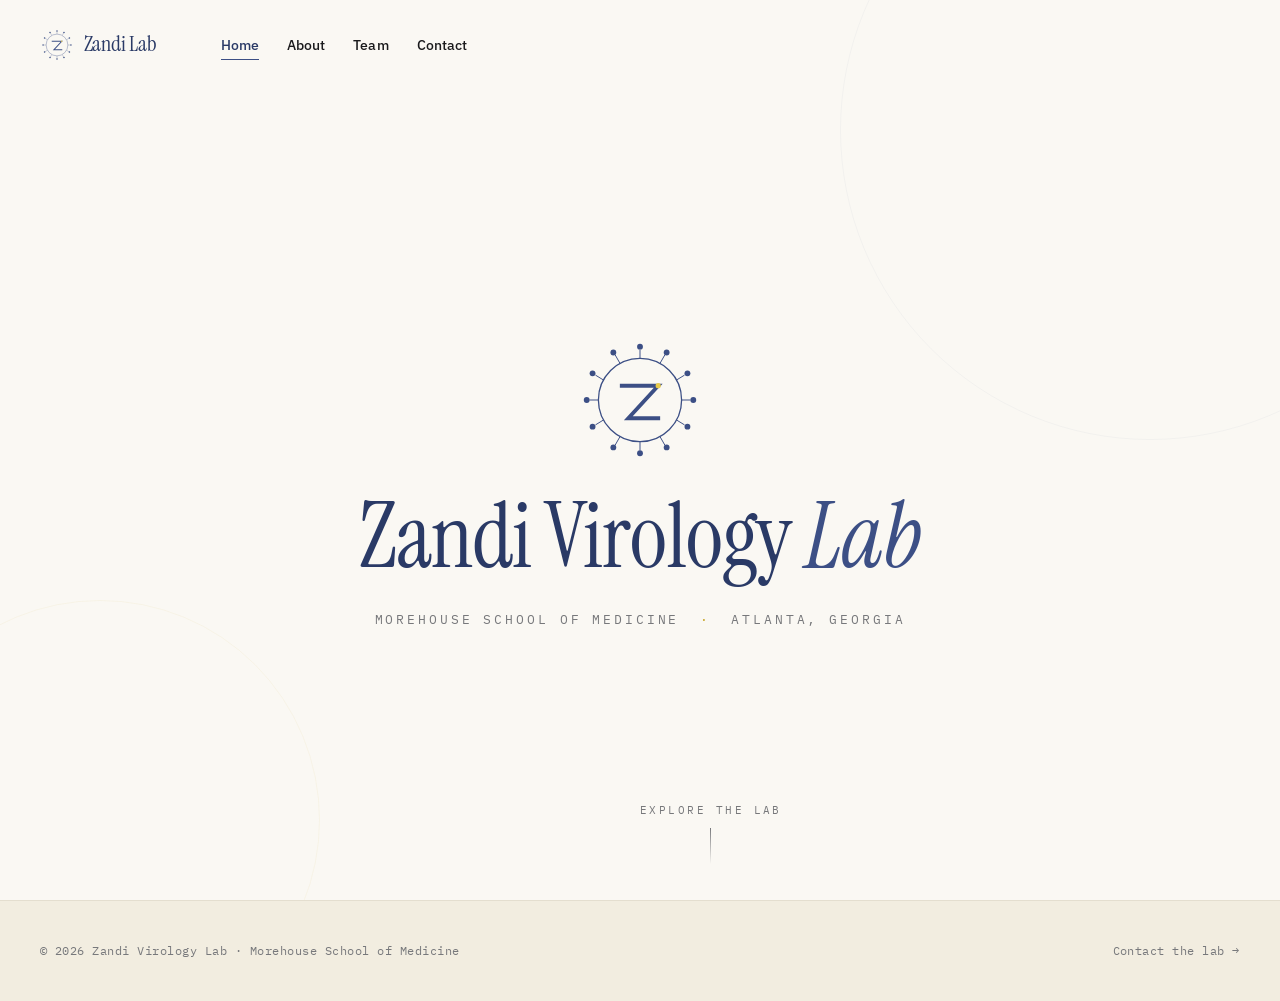
<file: index.html>
<!DOCTYPE html>
<html lang="en">
<head>
  <meta charset="UTF-8" />
  <meta name="viewport" content="width=device-width, initial-scale=1.0" />
  <meta name="description" content="The Zandi Virology Lab at Morehouse School of Medicine — investigating emerging viral pathogens and developing antiviral strategies." />
  <title>Zandi Virology Lab | Morehouse School of Medicine</title>

  <!-- Favicon (uses the same placeholder logo) -->
  <link rel="icon" type="image/svg+xml" href="assets/logo.svg" />

  <!-- Fonts: Instrument Serif (display) + IBM Plex Sans (body) + IBM Plex Mono (accents) -->
  <link rel="preconnect" href="https://fonts.googleapis.com" />
  <link rel="preconnect" href="https://fonts.gstatic.com" crossorigin />
  <link href="https://fonts.googleapis.com/css2?family=IBM+Plex+Mono:wght@400;500&family=IBM+Plex+Sans:wght@300;400;500;600&family=Instrument+Serif:ital@0;1&display=swap" rel="stylesheet" />

  <link rel="stylesheet" href="css/styles.css" />
</head>
<body>

  <!-- ====================================================================
       NAVIGATION
       Same on every page. To change nav text or add a link, update here AND
       on about.html, team.html, contact.html. The `is-active` class marks
       the current page so its underline stays visible.
  ===================================================================== -->
  <nav class="site-nav">
    <div class="nav-inner">
      <a href="index.html" class="nav-brand" aria-label="Zandi Virology Lab — Home">
        <img src="assets/logo.svg" alt="" aria-hidden="true" />
        <span>Zandi Lab</span>
      </a>
      <ul class="nav-links">
        <li><a href="index.html" class="is-active">Home</a></li>
        <li><a href="about.html">About</a></li>
        <li><a href="team.html">Team</a></li>
        <li><a href="contact.html">Contact</a></li>
      </ul>
    </div>
  </nav>


  <!-- ====================================================================
       HERO
       The intro page shows the lab logo + name. To change the tagline,
       edit the <p class="hero-tagline"> line below.
  ===================================================================== -->
  <header class="hero">
    <div class="hero-decor" aria-hidden="true"></div>

    <div class="hero-content">
      <img src="assets/logo.svg" alt="Zandi Virology Lab logo" class="hero-logo" />

      <h1>
        Zandi Virology <em>Lab</em>
      </h1>

      <p class="hero-tagline">
        Morehouse School of Medicine <span>·</span> Atlanta, Georgia
      </p>
    </div>

    <a href="about.html" class="hero-scroll" aria-label="Learn more about the lab">
      Explore the lab
    </a>
  </header>


  <!-- ====================================================================
       FOOTER
       Same on every page.
  ===================================================================== -->
  <footer class="site-footer">
    <div class="footer-inner">
      <span>&copy; <span id="year"></span> Zandi Virology Lab · Morehouse School of Medicine</span>
      <span><a href="contact.html">Contact the lab &rarr;</a></span>
    </div>
  </footer>

  <script>
    // Auto-update the copyright year
    document.getElementById('year').textContent = new Date().getFullYear();
  </script>

</body>
</html>
</file>
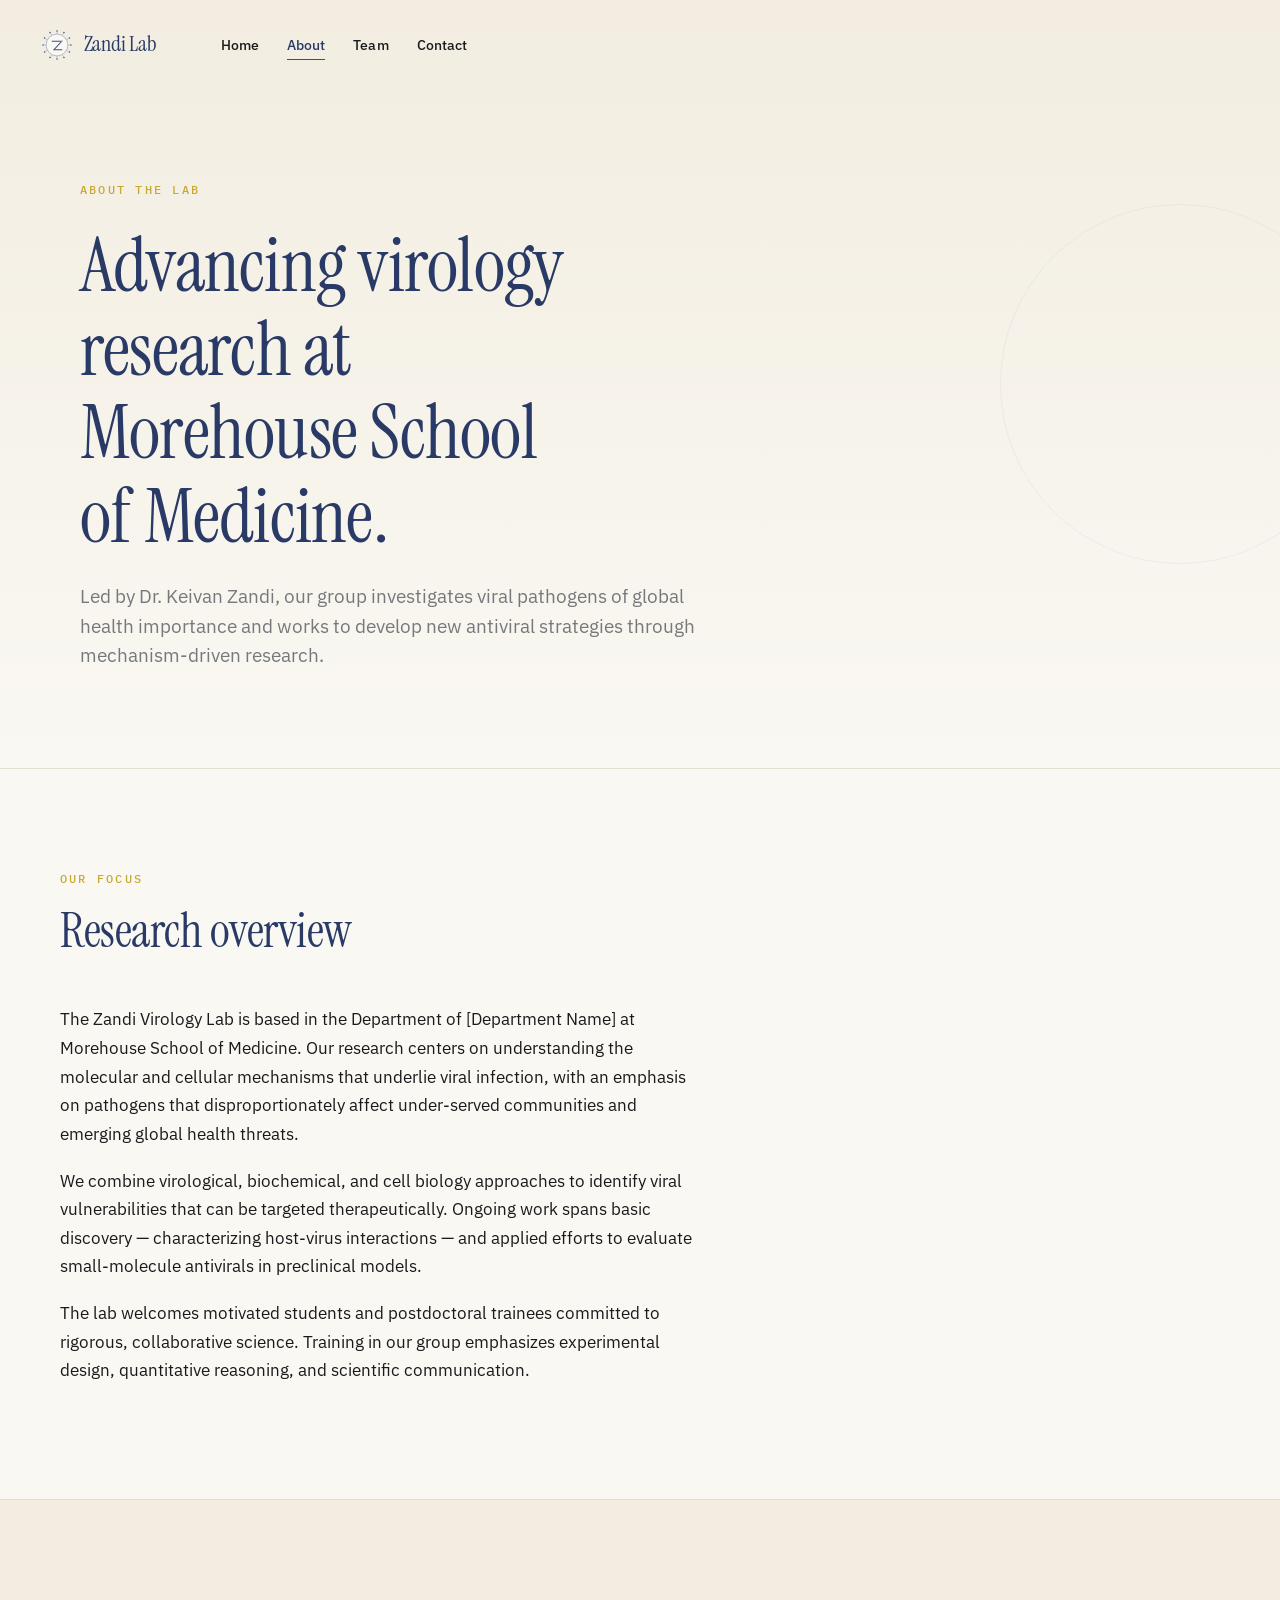
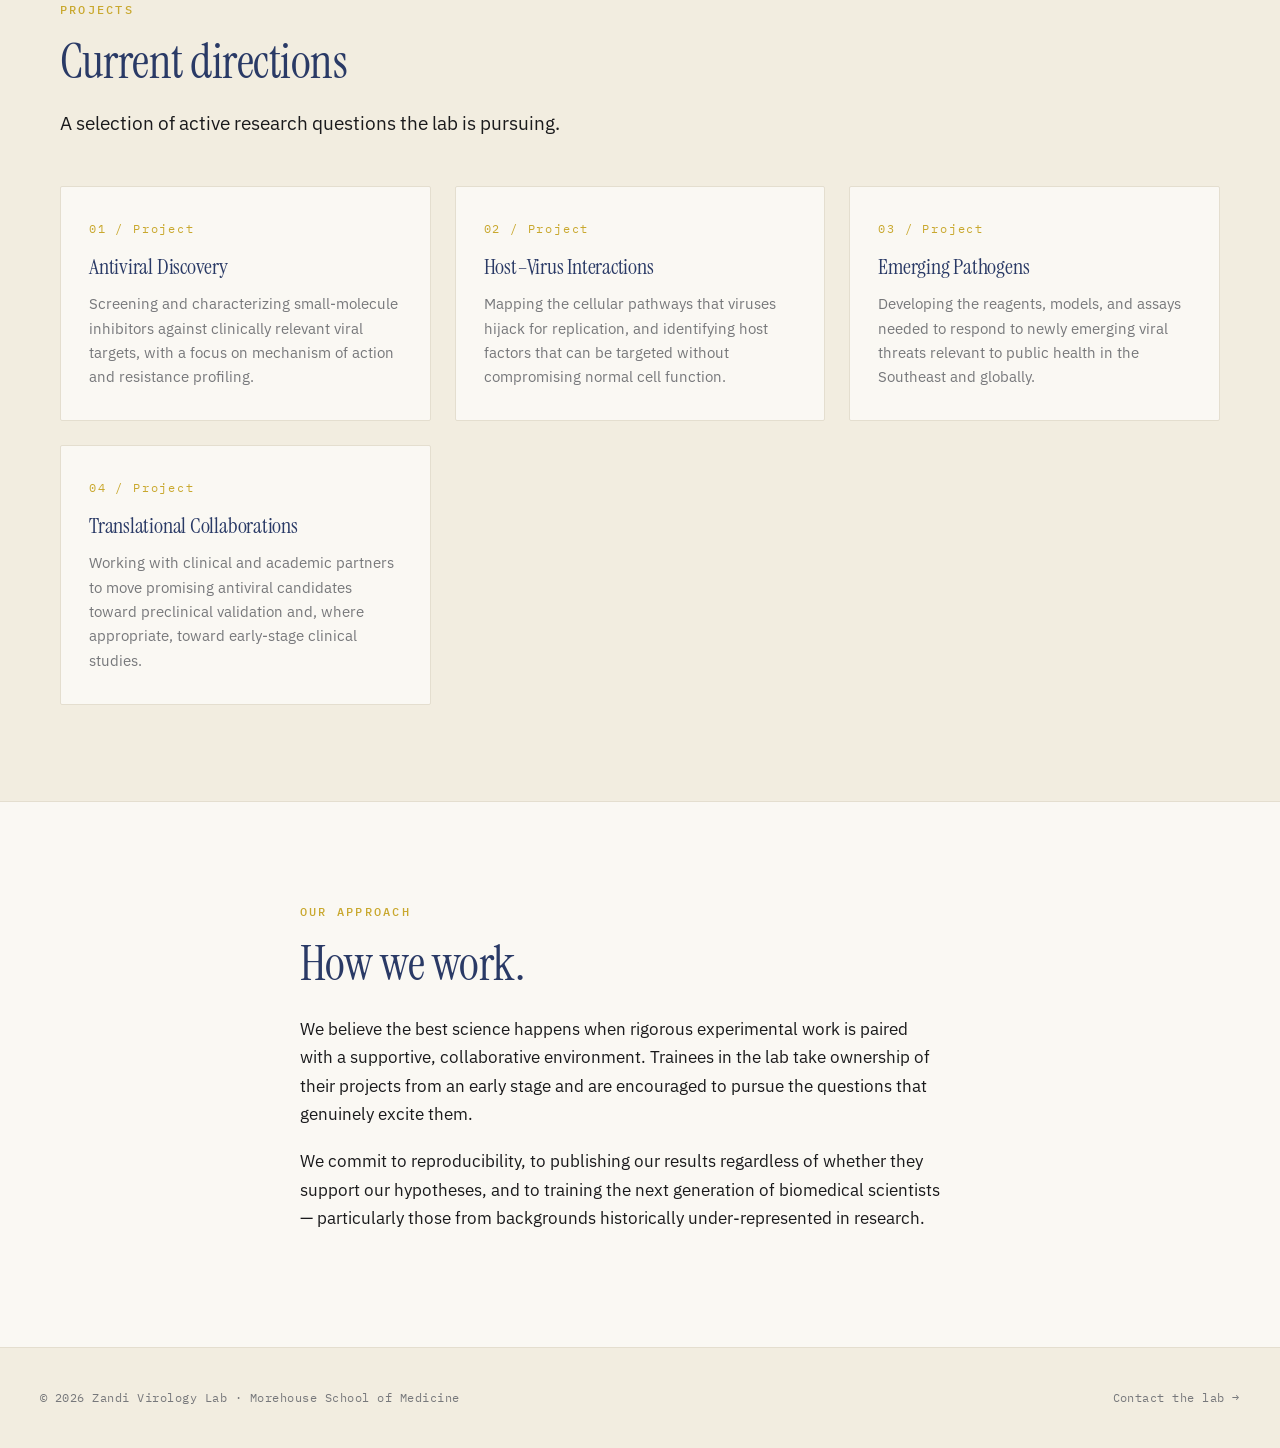
<file: about.html>
<!DOCTYPE html>
<html lang="en">
<head>
  <meta charset="UTF-8" />
  <meta name="viewport" content="width=device-width, initial-scale=1.0" />
  <meta name="description" content="About the Zandi Virology Lab — research focus, projects, and approach." />
  <title>About | Zandi Virology Lab</title>

  <link rel="icon" type="image/svg+xml" href="assets/logo.svg" />

  <link rel="preconnect" href="https://fonts.googleapis.com" />
  <link rel="preconnect" href="https://fonts.gstatic.com" crossorigin />
  <link href="https://fonts.googleapis.com/css2?family=IBM+Plex+Mono:wght@400;500&family=IBM+Plex+Sans:wght@300;400;500;600&family=Instrument+Serif:ital@0;1&display=swap" rel="stylesheet" />

  <link rel="stylesheet" href="css/styles.css" />
</head>
<body>

  <!-- ============================ NAVIGATION ============================ -->
  <nav class="site-nav">
    <div class="nav-inner">
      <a href="index.html" class="nav-brand" aria-label="Zandi Virology Lab — Home">
        <img src="assets/logo.svg" alt="" aria-hidden="true" />
        <span>Zandi Lab</span>
      </a>
      <ul class="nav-links">
        <li><a href="index.html">Home</a></li>
        <li><a href="about.html" class="is-active">About</a></li>
        <li><a href="team.html">Team</a></li>
        <li><a href="contact.html">Contact</a></li>
      </ul>
    </div>
  </nav>


  <!-- ============================ PAGE HEADER ============================ -->
  <header class="page-header">
    <div class="container">
      <span class="eyebrow">About the lab</span>
      <h1>Advancing virology research at Morehouse School of Medicine.</h1>
      <p class="lead">
        <!-- EDIT: Replace this with a one-to-two sentence description of the lab. -->
        Led by Dr. Keivan Zandi, our group investigates viral pathogens of
        global health importance and works to develop new antiviral strategies
        through mechanism-driven research.
      </p>
    </div>
  </header>


  <!-- ============================ SYNOPSIS ============================ -->
  <section>
    <div class="container">
      <div class="section-intro">
        <span class="eyebrow">Our focus</span>
        <h2>Research overview</h2>
      </div>

      <div class="prose">
        <!-- EDIT: Replace the paragraphs below with the lab's actual synopsis. -->
        <p>
          The Zandi Virology Lab is based in the Department of [Department Name]
          at Morehouse School of Medicine. Our research centers on understanding
          the molecular and cellular mechanisms that underlie viral infection,
          with an emphasis on pathogens that disproportionately affect
          under-served communities and emerging global health threats.
        </p>
        <p>
          We combine virological, biochemical, and cell biology approaches to
          identify viral vulnerabilities that can be targeted therapeutically.
          Ongoing work spans basic discovery &mdash; characterizing host-virus
          interactions &mdash; and applied efforts to evaluate small-molecule
          antivirals in preclinical models.
        </p>
        <p>
          The lab welcomes motivated students and postdoctoral trainees
          committed to rigorous, collaborative science. Training in our group
          emphasizes experimental design, quantitative reasoning, and scientific
          communication.
        </p>
      </div>
    </div>
  </section>


  <!-- ============================ PROJECTS ============================ -->
  <section class="alt-section">
    <div class="container">
      <div class="section-intro">
        <span class="eyebrow">Projects</span>
        <h2>Current directions</h2>
        <p class="lead" style="margin-top: 1rem;">
          A selection of active research questions the lab is pursuing.
        </p>
      </div>

      <!-- EDIT: Add, remove, or edit cards below. Copy a <div class="project-card"> block to add another. -->
      <div class="project-grid">

        <article class="project-card">
          <span class="project-number">01 / Project</span>
          <h3>Antiviral Discovery</h3>
          <p>
            Screening and characterizing small-molecule inhibitors against
            clinically relevant viral targets, with a focus on mechanism of
            action and resistance profiling.
          </p>
        </article>

        <article class="project-card">
          <span class="project-number">02 / Project</span>
          <h3>Host&ndash;Virus Interactions</h3>
          <p>
            Mapping the cellular pathways that viruses hijack for replication,
            and identifying host factors that can be targeted without
            compromising normal cell function.
          </p>
        </article>

        <article class="project-card">
          <span class="project-number">03 / Project</span>
          <h3>Emerging Pathogens</h3>
          <p>
            Developing the reagents, models, and assays needed to respond to
            newly emerging viral threats relevant to public health in the
            Southeast and globally.
          </p>
        </article>

        <article class="project-card">
          <span class="project-number">04 / Project</span>
          <h3>Translational Collaborations</h3>
          <p>
            Working with clinical and academic partners to move promising
            antiviral candidates toward preclinical validation and, where
            appropriate, toward early-stage clinical studies.
          </p>
        </article>

      </div>
    </div>
  </section>


  <!-- ============================ APPROACH ============================ -->
  <section>
    <div class="container-narrow">
      <span class="eyebrow">Our approach</span>
      <h2 style="margin-bottom: 1.5rem;">How we work.</h2>

      <div class="prose">
        <!-- EDIT: Replace with your lab's values / training philosophy / approach. -->
        <p>
          We believe the best science happens when rigorous experimental work
          is paired with a supportive, collaborative environment. Trainees in
          the lab take ownership of their projects from an early stage and
          are encouraged to pursue the questions that genuinely excite them.
        </p>
        <p>
          We commit to reproducibility, to publishing our results regardless of
          whether they support our hypotheses, and to training the next
          generation of biomedical scientists &mdash; particularly those from
          backgrounds historically under-represented in research.
        </p>
      </div>
    </div>
  </section>


  <!-- ============================ FOOTER ============================ -->
  <footer class="site-footer">
    <div class="footer-inner">
      <span>&copy; <span id="year"></span> Zandi Virology Lab · Morehouse School of Medicine</span>
      <span><a href="contact.html">Contact the lab &rarr;</a></span>
    </div>
  </footer>

  <script>
    document.getElementById('year').textContent = new Date().getFullYear();
  </script>

</body>
</html>
</file>
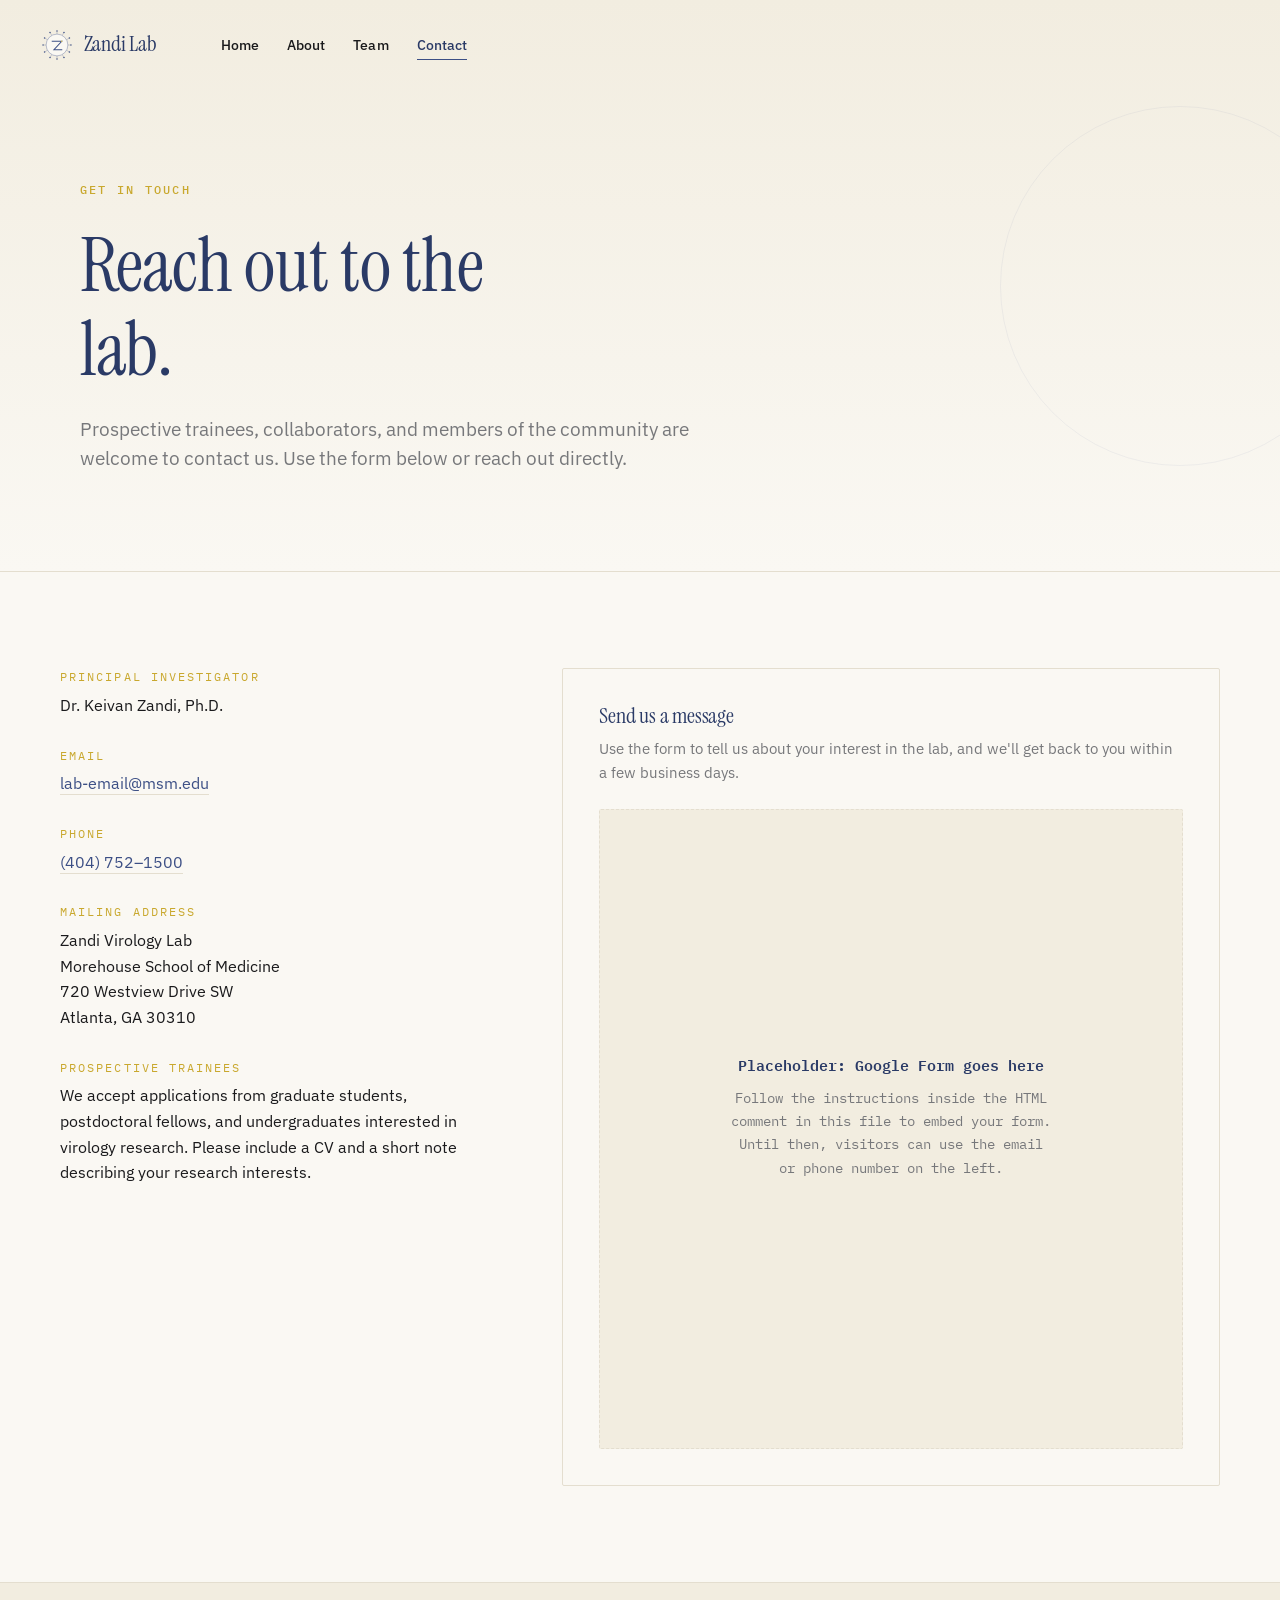
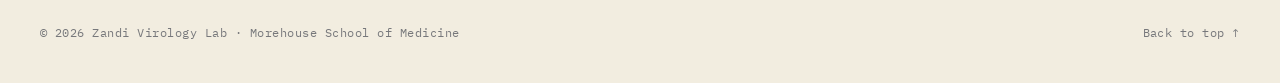
<file: contact.html>
<!DOCTYPE html>
<html lang="en">
<head>
  <meta charset="UTF-8" />
  <meta name="viewport" content="width=device-width, initial-scale=1.0" />
  <meta name="description" content="Contact the Zandi Virology Lab at Morehouse School of Medicine." />
  <title>Contact | Zandi Virology Lab</title>

  <link rel="icon" type="image/svg+xml" href="assets/logo.svg" />

  <link rel="preconnect" href="https://fonts.googleapis.com" />
  <link rel="preconnect" href="https://fonts.gstatic.com" crossorigin />
  <link href="https://fonts.googleapis.com/css2?family=IBM+Plex+Mono:wght@400;500&family=IBM+Plex+Sans:wght@300;400;500;600&family=Instrument+Serif:ital@0;1&display=swap" rel="stylesheet" />

  <link rel="stylesheet" href="css/styles.css" />
</head>
<body>

  <!-- ============================ NAVIGATION ============================ -->
  <nav class="site-nav">
    <div class="nav-inner">
      <a href="index.html" class="nav-brand" aria-label="Zandi Virology Lab — Home">
        <img src="assets/logo.svg" alt="" aria-hidden="true" />
        <span>Zandi Lab</span>
      </a>
      <ul class="nav-links">
        <li><a href="index.html">Home</a></li>
        <li><a href="about.html">About</a></li>
        <li><a href="team.html">Team</a></li>
        <li><a href="contact.html" class="is-active">Contact</a></li>
      </ul>
    </div>
  </nav>


  <!-- ============================ PAGE HEADER ============================ -->
  <header class="page-header">
    <div class="container">
      <span class="eyebrow">Get in touch</span>
      <h1>Reach out to the lab.</h1>
      <p class="lead">
        Prospective trainees, collaborators, and members of the community are
        welcome to contact us. Use the form below or reach out directly.
      </p>
    </div>
  </header>


  <!-- ============================ CONTACT + FORM ============================ -->
  <section>
    <div class="container">

      <div class="contact-layout">

        <!-- LEFT: Contact details. Edit the values below. -->
        <div class="contact-info">
          <dl>
            <div>
              <dt>Principal Investigator</dt>
              <dd>Dr. Keivan Zandi, Ph.D.</dd>
            </div>

            <div>
              <dt>Email</dt>
              <!-- EDIT: replace with real lab email -->
              <dd><a href="mailto:lab-email@msm.edu">lab-email@msm.edu</a></dd>
            </div>

            <div>
              <dt>Phone</dt>
              <!-- EDIT: replace with real lab phone -->
              <dd><a href="tel:+14047521500">(404) 752&ndash;1500</a></dd>
            </div>

            <div>
              <dt>Mailing Address</dt>
              <dd>
                <!-- EDIT: replace with real lab address / building / room -->
                Zandi Virology Lab<br />
                Morehouse School of Medicine<br />
                720 Westview Drive SW<br />
                Atlanta, GA 30310
              </dd>
            </div>

            <div>
              <dt>Prospective Trainees</dt>
              <dd>
                We accept applications from graduate students, postdoctoral
                fellows, and undergraduates interested in virology research.
                Please include a CV and a short note describing your research
                interests.
              </dd>
            </div>
          </dl>
        </div>


        <!-- RIGHT: Google Form embed. Replace the placeholder block with the iframe
             from your Google Form ("Send" → embed HTML). -->
        <div class="form-wrapper">
          <h3>Send us a message</h3>
          <p>
            Use the form to tell us about your interest in the lab, and we'll
            get back to you within a few business days.
          </p>

          <div class="form-embed">
            <!--
              =====================  HOW TO ADD YOUR GOOGLE FORM  =====================
              1. Open your Google Form in a browser.
              2. Click the "Send" button (top-right).
              3. Click the "<>" (embed) icon.
              4. Copy the <iframe src="..."></iframe> tag Google provides.
              5. DELETE the <p class="placeholder-note"> block directly below
                 and PASTE your iframe in its place.
              6. Keep the width="100%" attribute so it fits the container.
              ========================================================================
            -->

            <p class="placeholder-note">
              <strong>Placeholder: Google Form goes here</strong>
              Follow the instructions inside the HTML comment in this file to
              embed your form. Until then, visitors can use the email or phone
              number on the left.
            </p>

            <!-- EXAMPLE (uncomment and replace src with your form's embed URL):
            <iframe
              src="https://docs.google.com/forms/d/e/YOUR_FORM_ID/viewform?embedded=true"
              width="100%" height="800" frameborder="0" marginheight="0" marginwidth="0">
              Loading&hellip;
            </iframe>
            -->
          </div>
        </div>

      </div>

    </div>
  </section>


  <!-- ============================ FOOTER ============================ -->
  <footer class="site-footer">
    <div class="footer-inner">
      <span>&copy; <span id="year"></span> Zandi Virology Lab · Morehouse School of Medicine</span>
      <span><a href="index.html">Back to top &uarr;</a></span>
    </div>
  </footer>

  <script>
    document.getElementById('year').textContent = new Date().getFullYear();
  </script>

</body>
</html>
</file>
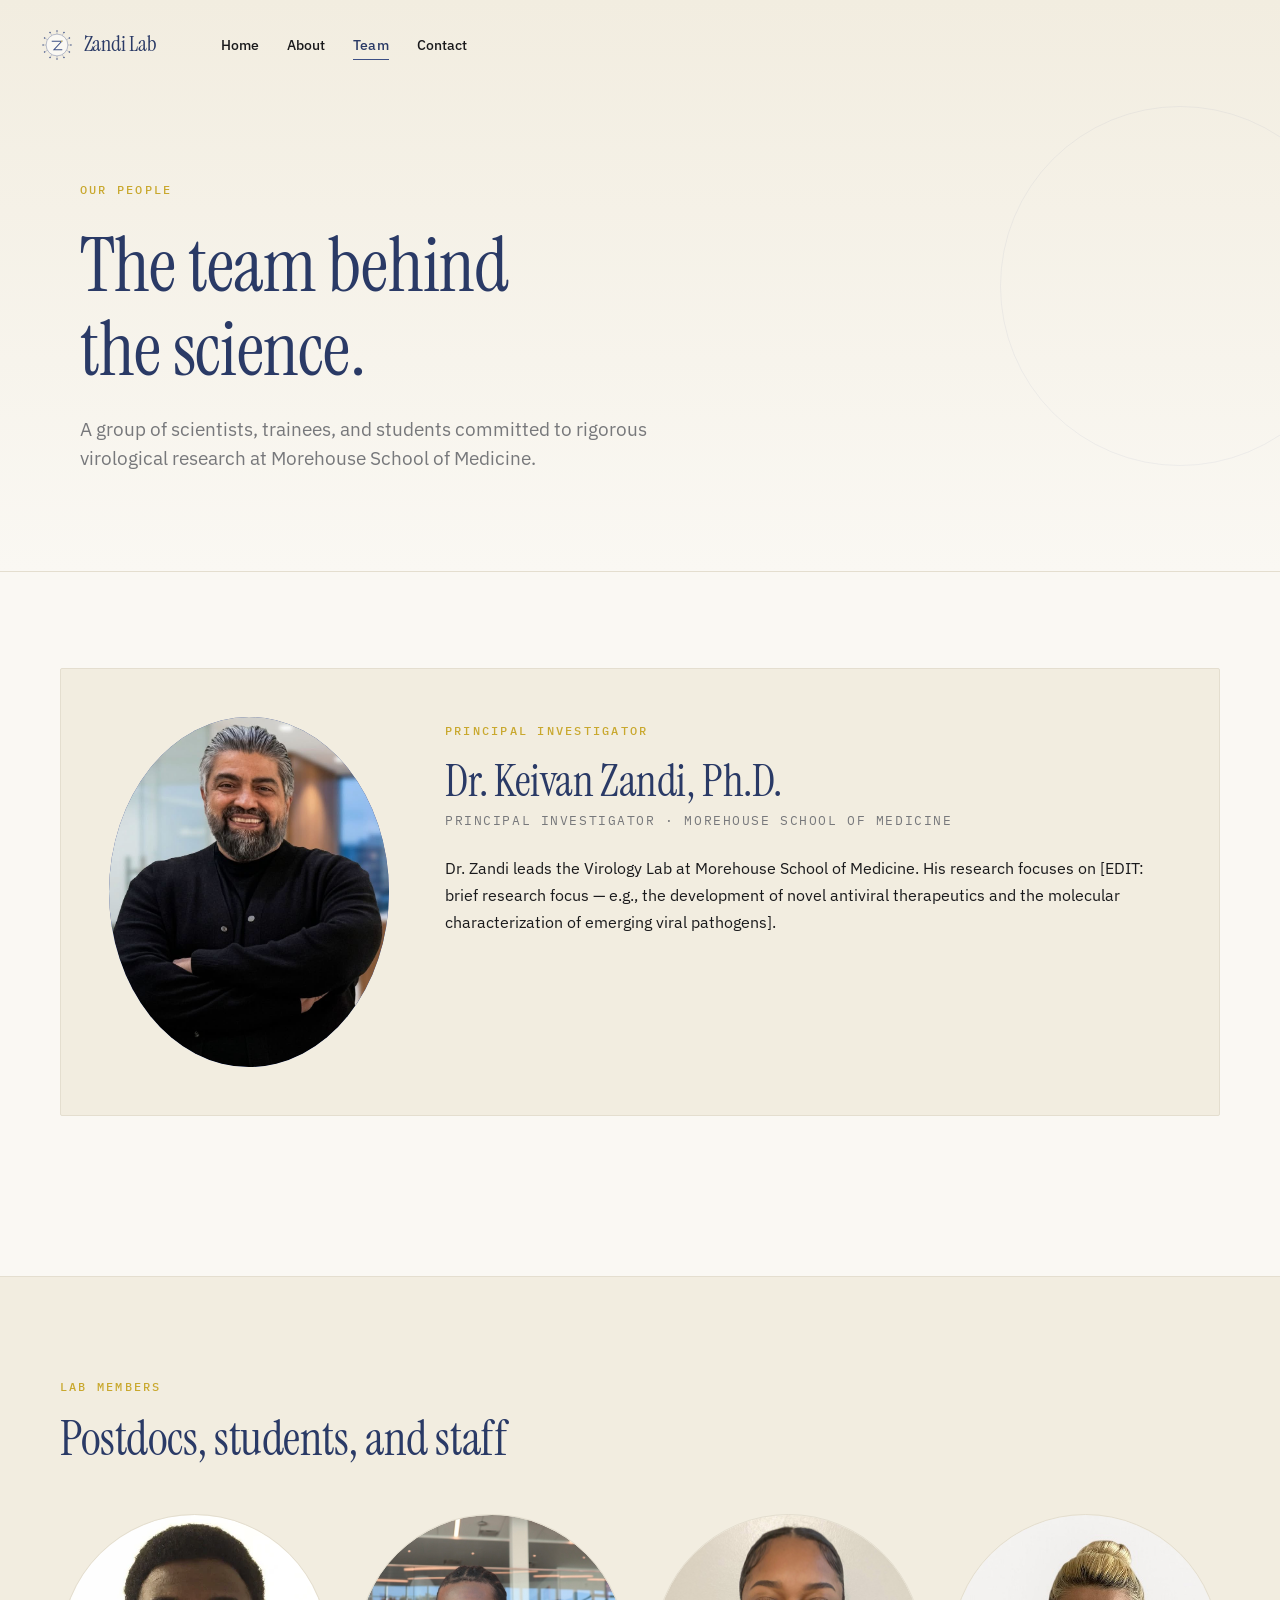
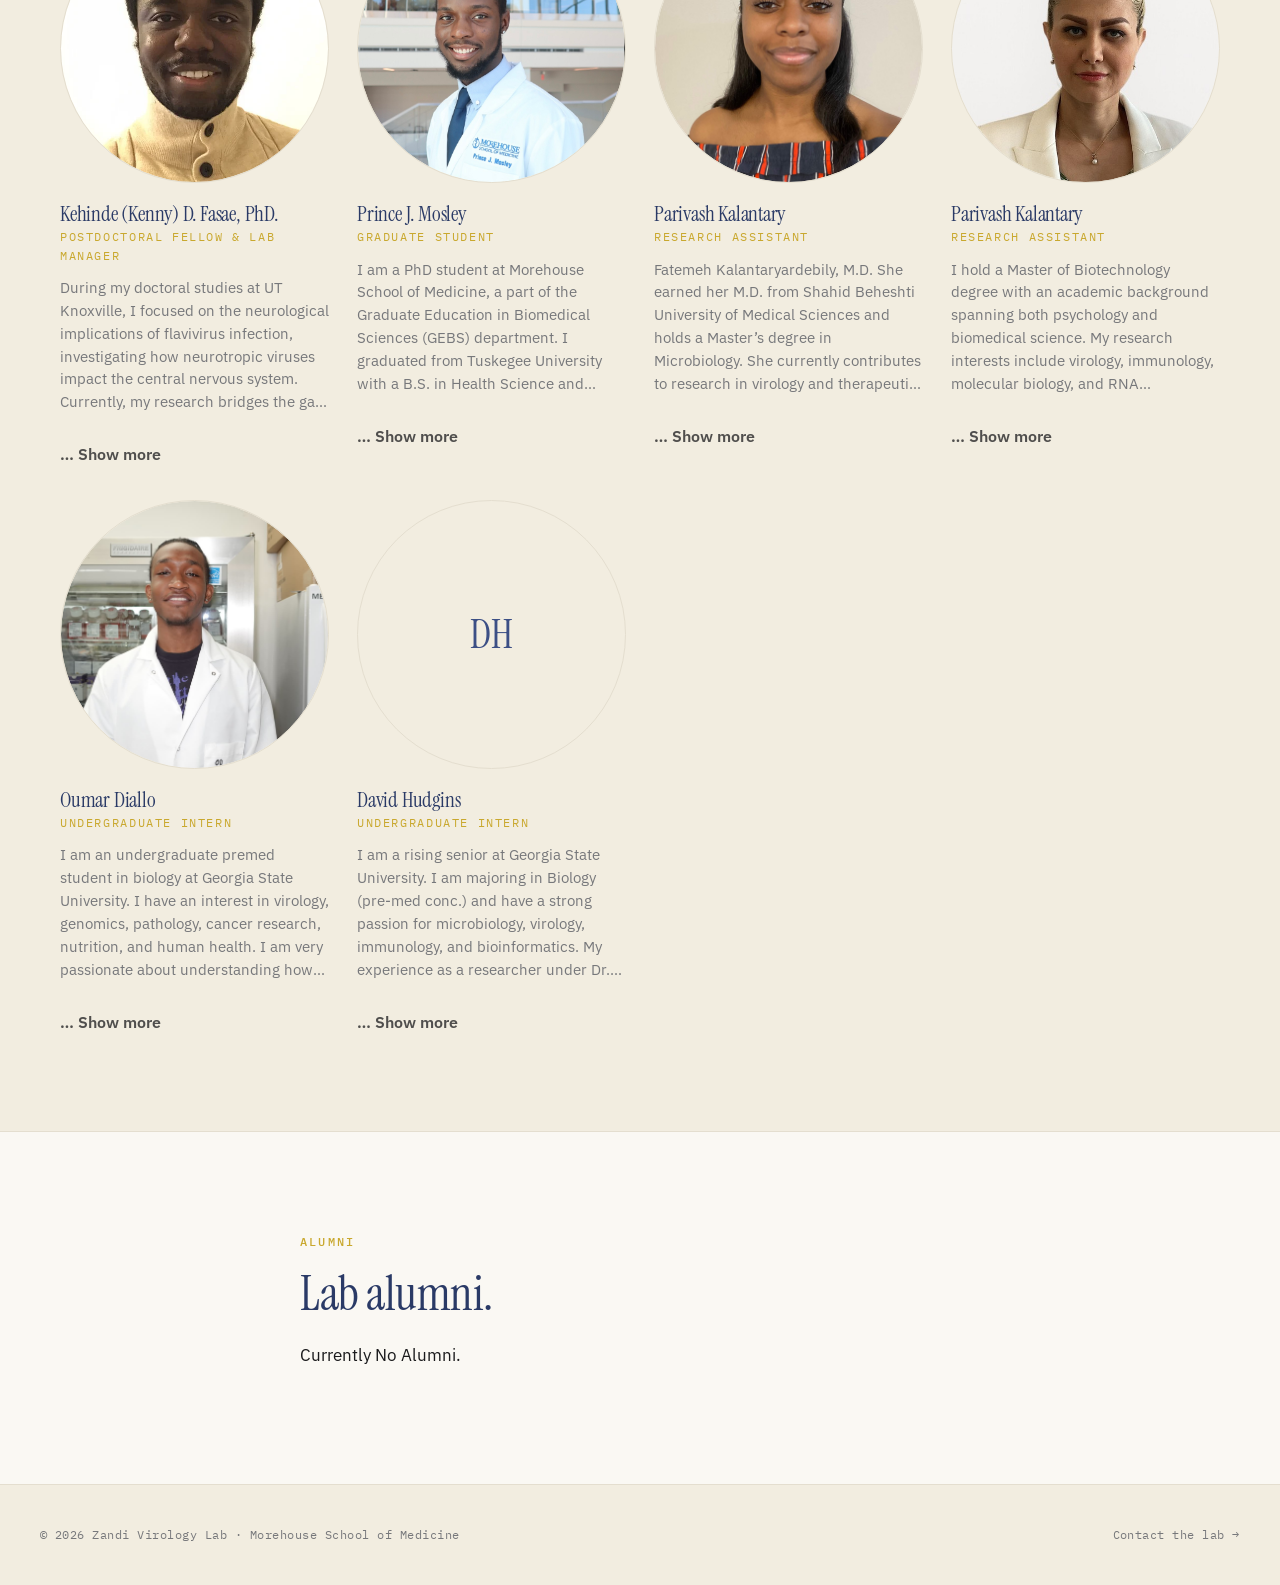
<file: team.html>
<!DOCTYPE html>

<html lang="en">
<head>
<meta charset="utf-8"/>
<meta content="width=device-width, initial-scale=1.0" name="viewport"/>
<meta content="Meet the members of the Zandi Virology Lab at Morehouse School of Medicine." name="description"/>
<title>Team | Zandi Virology Lab</title>
<link href="assets/logo.svg" rel="icon" type="image/svg+xml"/>
<link href="https://fonts.googleapis.com" rel="preconnect"/>
<link crossorigin="" href="https://fonts.gstatic.com" rel="preconnect"/>
<link href="https://fonts.googleapis.com/css2?family=IBM+Plex+Mono:wght@400;500&amp;family=IBM+Plex+Sans:wght@300;400;500;600&amp;family=Instrument+Serif:ital@0;1&amp;display=swap" rel="stylesheet"/>
<link href="css/styles.css" rel="stylesheet"/>
<style>
  .member-bio {
    position: relative;
    line-height: 1.55;
  }

  .member-bio.is-collapsed {
    display: -webkit-box;
    -webkit-line-clamp: 6;
    -webkit-box-orient: vertical;
    overflow: hidden;
  }

  .bio-toggle {
    margin-top: 0.75rem;
    padding: 0;
    border: 0;
    background: transparent;
    color: inherit;
    font: inherit;
    font-weight: 600;
    cursor: pointer;
    opacity: 0.75;
  }

  .bio-toggle:hover,
  .bio-toggle:focus {
    opacity: 1;
    text-decoration: underline;
  }

  .bio-toggle.is-hidden {
    display: none;
  }

  /* Keep member photos inside the circular bubble */
  .member-photo,
  .pi-photo {
    overflow: hidden;
    border-radius: 50%;
  }

  .member-photo img,
  .pi-photo img {
    width: 100%;
    height: 100%;
    object-fit: cover;
    display: block;
    border-radius: 50%;
  }

  .member-photo > span,
  .pi-photo > span {
    width: 100%;
    height: 100%;
    display: flex;
    align-items: center;
    justify-content: center;
  }
</style>

</head>
<body>
<!-- ============================ NAVIGATION ============================ -->
<nav class="site-nav">
<div class="nav-inner">
<a aria-label="Zandi Virology Lab — Home" class="nav-brand" href="index.html">
<img alt="" aria-hidden="true" src="assets/logo.svg"/>
<span>Zandi Lab</span>
</a>
<ul class="nav-links">
<li><a href="index.html">Home</a></li>
<li><a href="about.html">About</a></li>
<li><a class="is-active" href="team.html">Team</a></li>
<li><a href="contact.html">Contact</a></li>
</ul>
</div>
</nav>
<!-- ============================ PAGE HEADER ============================ -->
<header class="page-header">
<div class="container">
<span class="eyebrow">Our people</span>
<h1>The team behind the science.</h1>
<p class="lead">
        A group of scientists, trainees, and students committed to rigorous
        virological research at Morehouse School of Medicine.
      </p>
</div>
</header>
<!-- ============================ PRINCIPAL INVESTIGATOR ============================ -->
<section>
<div class="container">
<!-- EDIT: Replace the initials, name, title, and bio below with Dr. Zandi's details.
                 To use a real photo, replace the <div class="pi-photo"> block with:
                 <img class="pi-photo" src="assets/zandi.jpg" alt="Dr. Keivan Zandi" />
                 (and add the image file to the assets/ folder).
      -->
<article class="pi-card">
<div class="pi-photo">
<span><img src="assets/IMG_5667.jpg" alt=""></span>
</div>
<div class="pi-info">
<span class="eyebrow">Principal Investigator</span>
<h2>Dr. Keivan Zandi, Ph.D.</h2>
<span class="pi-title">Principal Investigator · Morehouse School of Medicine</span>
<p>
            Dr. Zandi leads the Virology Lab at Morehouse School of Medicine.
            His research focuses on [EDIT: brief research focus — e.g., the
            development of novel antiviral therapeutics and the molecular
            characterization of emerging viral pathogens].
          </p>
</div>
</article>
</div>
</section>
<!-- ============================ LAB MEMBERS ============================ -->
<section class="alt-section">
<div class="container">
<div class="section-intro">
<span class="eyebrow">Lab members</span>
<h2>Postdocs, students, and staff</h2>
</div>
<!--
        EDIT: Each <article class="member-card"> below is one person.
              To add a new member, copy one of the blocks and paste it before
              the closing </div> tag. To remove someone, delete their block.
              To use a photo instead of initials: replace
              <div class="member-photo"><span>XY</span></div>
              with
              <img class="member-photo" src="assets/firstname.jpg" alt="Name" />
              (the same circular styling will apply).
      -->
<div class="team-grid">
<article class="member-card">
<div class="member-photo"><img src="assets/Kehinde-Fasae-2.webp" alt="Kehinde (Kenny) D. Fasae, PhD."></div>
<h3 class="member-name">Kehinde (Kenny) D. Fasae, PhD.</h3>
<span class="member-role">Postdoctoral Fellow &amp; Lab Manager</span>
<p class="member-bio is-collapsed">
            During my doctoral studies at UT Knoxville, I focused on the neurological implications of flavivirus infection, investigating how neurotropic viruses impact the central nervous system. Currently, my research bridges the gap between basic virology and clinical application by exploring siRNA-based therapeutics against both RNA and DNA viruses. I am particularly interested in developing targeted treatments against viral infections and ultimately the chronic diseases they trigger.

            As the Lab Manager, I also oversee daily operations and projects, ensuring our team has the resources and organization needed to push the boundaries of RNA therapeutics.

            When I’m not in the lab or managing projects, you can find me in church, on the soccer field, singing, or locked in a competitive game of chess.
          </p>
<button class="bio-toggle is-hidden" type="button" aria-expanded="false">… Show more</button>
</article>
<article class="member-card">
<div class="member-photo"><span><img src="assets/IMG_0908.jpeg" alt=""></span></div>
<h3 class="member-name">Prince J. Mosley</h3>
<span class="member-role">Graduate Student</span>
<p class="member-bio is-collapsed">
            I am a PhD student at Morehouse School of Medicine, a part of the Graduate Education in Biomedical Sciences (GEBS) department. I graduated from Tuskegee University with a B.S. in Health Science and minor in Sociology & Health Disparities Research. My current work in Dr. Keivan Zandi’s lab seeks to prevent the transmission of a deadly congenital virus using novel RNAi therapeutics by targeting the placenta, positively impacting the lives of thousands of families. My future aspirations are to pursue a postdoctoral position where I can further develop my translational research expertise while preparing for leadership roles in regulatory science, health policy, and women’s reproductive health advocacy.
          </p>
<button class="bio-toggle is-hidden" type="button" aria-expanded="false">… Show more</button>
</article>
<article class="member-card">
<div class="member-photo"><span><img src="assets/headshot-morehouse1.jpg" alt=""></span></div>
<h3 class="member-name">
Parivash Kalantary</h3>
<span class="member-role">Research Assistant</span>
<p class="member-bio is-collapsed">
           Fatemeh Kalantaryardebily, M.D.
She earned her M.D. from Shahid Beheshti University of Medical Sciences and holds a Master’s degree in Microbiology. She currently contributes to research in virology and therapeutic discovery in Dr. Zandi’s lab at Morehouse School of Medicine, with a focus on molecular mechanisms of disease and translational research approaches. (Her background combines clinical experience with laboratory research, allowing her to bridge patient-centered insights with experimental science). Outside of her professional work, she enjoys painting and playing tennis.
          </p>
<button class="bio-toggle is-hidden" type="button" aria-expanded="false">… Show more</button>
</article>
<article class="member-card">
<div class="member-photo"><span><img src="assets/photo.jpeg" alt=""></span></div>
<h3 class="member-name">
Parivash Kalantary</h3>
<span class="member-role">Research Assistant</span>
<p class="member-bio is-collapsed">
            I hold a Master of Biotechnology degree with an academic background spanning both psychology and biomedical science. My research interests include virology, immunology, molecular biology, and RNA therapeutics, with a broader interest in developing treatments and scientific solutions that improve quality of life for individuals living with chronic, infectious, and difficult-to-treat diseases.

            My current research focuses on investigating the effects of particulate matter exposure on cellular responses and viral susceptibility using mammalian cell culture models. In the lab, I work with techniques including siRNA transfection, RNA isolation, cDNA synthesis, and RT-qPCR while contributing to projects involving viral infection models and environmental stressors. I previously completed an internship in analytical development within the biotechnology industry, where I gained experience in scientific data analysis and regulated laboratory workflows.

            Outside of the lab, I enjoy photography, hiking, traveling, music, language learning, and spending time with family and my cat, Judy.
          </p>
<button class="bio-toggle is-hidden" type="button" aria-expanded="false">… Show more</button>
</article>
<article class="member-card">
<div class="member-photo"><span><img src="assets/IMG_0034.jpg" alt=""></span></div>
<h3 class="member-name">Oumar Diallo</h3>
<span class="member-role">Undergraduate Intern</span>
<p class="member-bio is-collapsed">
            I am an undergraduate premed student in biology at Georgia State University. I have an interest in virology, genomics, pathology, cancer research, nutrition, and human health. I am very passionate about understanding how molecular and genetic processes contribute to disease. I have hopes that my research will aid in my pursuit to attend medical school and become a physician who combines clinical care with biomedical research. Outside of the lab, I am interested in fitness, nutrition, and preventive health, with a strong focus on helping others live longer, healthier lives. I enjoy many things competitive, and I hope my pursuit to become the best physician I can be will better the world.
          </p>
<button class="bio-toggle is-hidden" type="button" aria-expanded="false">… Show more</button>
</article>
<article class="member-card">
<div class="member-photo"><span>DH</span></div>
<h3 class="member-name">David Hudgins</h3>
<span class="member-role">Undergraduate Intern</span>
<p class="member-bio is-collapsed">
            I am a rising senior at Georgia State University. I am majoring in Biology (pre-med conc.) and have a strong passion for microbiology, virology, immunology, and bioinformatics. My experience as a researcher under Dr. Zandi has been very exciting and I am eager to continue our work together exploring various host-pathogen interactions. I greatly appreciate the translational capacity of our research in the study and formulation of anti-viral treatments. My long-term aspirations are to get my M.D from Emory School of Medicine and working as a Neurologist at Grady Memorial Hospital's Marcus Stroke and Neuroscience Center. My personal interests are playing the guitar with friends from the GSU School of Music, chess, skating, and playing soccer!


          </p>
<button class="bio-toggle is-hidden" type="button" aria-expanded="false">… Show more</button>
</article>
</div>
</div>
</section>
<!-- ============================ ALUMNI (optional) ============================ -->
<section>
<div class="container-narrow">
<span class="eyebrow">Alumni</span>
<h2 style="margin-bottom: 1.25rem;">Lab alumni.</h2>
<div class="prose">
<p>
<!-- EDIT: List former lab members here, or remove this whole section if not needed. -->
          Currently No Alumni.
  
        </p>
</div>
</div>
</section>
<!-- ============================ FOOTER ============================ -->
<footer class="site-footer">
<div class="footer-inner">
<span>© <span id="year"></span> Zandi Virology Lab · Morehouse School of Medicine</span>
<span><a href="contact.html">Contact the lab →</a></span>
</div>
</footer>
<script>
    document.getElementById('year').textContent = new Date().getFullYear();
  const bioButtons = document.querySelectorAll('.bio-toggle');

  bioButtons.forEach((button) => {
    const bio = button.previousElementSibling;

    if (!bio || !bio.classList.contains('member-bio')) return;

    // Only show the button when the bio actually runs past six lines.
    if (bio.scrollHeight > bio.clientHeight + 2) {
      button.classList.remove('is-hidden');
    }

    button.addEventListener('click', () => {
      const isCollapsed = bio.classList.toggle('is-collapsed');
      button.setAttribute('aria-expanded', String(!isCollapsed));
      button.textContent = isCollapsed ? '… Show more' : 'Show less';
    });
  });

  </script>
</body>
</html>
</file>
<file: css/styles.css>
/* ===================================================================
   ZANDI VIROLOGY LAB — MASTER STYLESHEET
   Morehouse School of Medicine
   ===================================================================
   This file controls the look of every page.
   If you only want to change TEXT, edit the .html files, not this one.
   Only edit this file if you want to change COLORS, FONTS, or LAYOUT.
   =================================================================== */


/* -------------------------------------------------------------------
   1. DESIGN TOKENS
   Change these values to update the whole site at once.
   Colors are taken from the official MSM Brand Identity Style Guide.
   ------------------------------------------------------------------- */
:root {
  /* --- Colors --- */
  --msm-blue:        #3C4F85;   /* Primary — MSM Blue (PMS 280) */
  --msm-blue-deep:   #2A3A66;   /* Darker blue for hover states */
  --msm-blue-soft:   #6B7CAD;   /* Lighter blue for secondary elements */
  --msm-gold:        #E8CB4A;   /* Accent — inspired by MSM PMS 127 */
  --msm-gold-warm:   #C9A82E;   /* Darker gold for emphasis */
  --msm-gray:        #77787B;   /* Neutral gray — MSM brand gray */
  --msm-ink:         #1A1A1C;   /* Near-black for body text */
  --msm-cream:       #FAF8F3;   /* Warm off-white background */
  --msm-cream-deep:  #F2EDE0;   /* Deeper cream for alternating sections */
  --msm-border:      #E4DECF;   /* Soft border color */

  /* --- Typography --- */
  --font-display: 'Instrument Serif', 'Times New Roman', Georgia, serif;
  --font-body: 'IBM Plex Sans', -apple-system, BlinkMacSystemFont, 'Segoe UI', sans-serif;
  --font-mono: 'IBM Plex Mono', ui-monospace, 'SFMono-Regular', monospace;

  /* --- Layout --- */
  --max-width: 1240px;
  --content-width: 760px;
  --gutter: clamp(1.25rem, 4vw, 2.5rem);

  /* --- Motion --- */
  --ease: cubic-bezier(0.4, 0, 0.2, 1);
}


/* -------------------------------------------------------------------
   2. RESET + BASE
   ------------------------------------------------------------------- */
*, *::before, *::after {
  box-sizing: border-box;
  margin: 0;
  padding: 0;
}

html {
  scroll-behavior: smooth;
  -webkit-text-size-adjust: 100%;
}

body {
  font-family: var(--font-body);
  font-size: 16px;
  line-height: 1.6;
  color: var(--msm-ink);
  background-color: var(--msm-cream);
  -webkit-font-smoothing: antialiased;
  -moz-osx-font-smoothing: grayscale;
  font-feature-settings: "kern" 1, "liga" 1;
}

img, svg {
  display: block;
  max-width: 100%;
  height: auto;
}

a {
  color: var(--msm-blue);
  text-decoration: none;
  transition: color 0.2s var(--ease);
}

a:hover {
  color: var(--msm-blue-deep);
}


/* -------------------------------------------------------------------
   3. TYPOGRAPHY
   ------------------------------------------------------------------- */
h1, h2, h3, h4 {
  font-family: var(--font-display);
  font-weight: 400;
  color: var(--msm-blue-deep);
  line-height: 1.1;
  letter-spacing: -0.01em;
}

h1 { font-size: clamp(2.5rem, 6vw, 4.75rem); }
h2 { font-size: clamp(1.9rem, 4vw, 3rem); }
h3 { font-size: clamp(1.35rem, 2.2vw, 1.75rem); }
h4 { font-size: 1.1rem; font-family: var(--font-body); font-weight: 600; letter-spacing: 0.01em; }

p {
  margin-bottom: 1.1em;
}

.eyebrow {
  font-family: var(--font-mono);
  font-size: 0.78rem;
  font-weight: 500;
  text-transform: uppercase;
  letter-spacing: 0.18em;
  color: var(--msm-gold-warm);
  margin-bottom: 1rem;
  display: inline-block;
}

.lead {
  font-size: 1.18rem;
  line-height: 1.55;
  color: var(--msm-ink);
  max-width: 58ch;
}


/* -------------------------------------------------------------------
   4. LAYOUT PRIMITIVES
   ------------------------------------------------------------------- */
.container {
  width: 100%;
  max-width: var(--max-width);
  margin-inline: auto;
  padding-inline: var(--gutter);
}

.container-narrow {
  width: 100%;
  max-width: var(--content-width);
  margin-inline: auto;
  padding-inline: var(--gutter);
}

section {
  padding-block: clamp(3.5rem, 8vw, 6rem);
}


/* -------------------------------------------------------------------
   5. NAVIGATION (top-left)
   ------------------------------------------------------------------- */
.site-nav {
  position: absolute;
  top: 0;
  left: 0;
  right: 0;
  z-index: 20;
  padding: 1.75rem var(--gutter);
}

.nav-inner {
  display: flex;
  align-items: center;
  gap: clamp(1.5rem, 4vw, 3rem);
  flex-wrap: wrap;
}

.nav-brand {
  display: inline-flex;
  align-items: center;
  gap: 0.6rem;
  font-family: var(--font-display);
  font-size: 1.35rem;
  color: var(--msm-blue-deep);
  letter-spacing: -0.01em;
  white-space: nowrap;
  flex-shrink: 0;
  line-height: 1;
  margin-right: 1rem;
}

.nav-brand span {
  white-space: nowrap;
  line-height: 1;
}

.nav-brand img,
.nav-brand svg {
  width: 34px;
  height: 34px;
  flex-shrink: 0;
}

.nav-links {
  display: flex;
  gap: clamp(1rem, 2.5vw, 1.75rem);
  list-style: none;
  align-items: center;
}

.nav-links a {
  font-size: 0.9rem;
  font-weight: 500;
  color: var(--msm-ink);
  position: relative;
  padding-block: 0.25rem;
  letter-spacing: 0.005em;
}

.nav-links a::after {
  content: "";
  position: absolute;
  left: 0;
  right: 0;
  bottom: -2px;
  height: 1.5px;
  background-color: var(--msm-blue);
  transform: scaleX(0);
  transform-origin: left;
  transition: transform 0.3s var(--ease);
}

.nav-links a:hover::after,
.nav-links a.is-active::after {
  transform: scaleX(1);
}

.nav-links a.is-active {
  color: var(--msm-blue-deep);
}

/* On dark hero: invert nav colors for legibility */
.site-nav.on-dark .nav-brand,
.site-nav.on-dark .nav-links a {
  color: var(--msm-cream);
}
.site-nav.on-dark .nav-links a::after {
  background-color: var(--msm-gold);
}


/* -------------------------------------------------------------------
   6. HERO (home page)
   ------------------------------------------------------------------- */
.hero {
  min-height: 100vh;
  position: relative;
  display: flex;
  align-items: center;
  justify-content: center;
  padding: 9rem var(--gutter) 4rem;
  overflow: hidden;
  text-align: center;
}

.hero-content {
  position: relative;
  z-index: 2;
  max-width: 820px;
  animation: fadeUp 1.1s var(--ease) both;
}

.hero-content > * + * {
  margin-top: 1.75rem;
}

.hero-logo {
  width: clamp(95px, 12vw, 130px);
  height: auto;
  margin: 0 auto;
  animation: fadeUp 1.1s var(--ease) 0.1s both;
}

.hero h1 {
  font-size: clamp(2.75rem, 7vw, 5.75rem);
  font-weight: 400;
  line-height: 0.98;
  color: var(--msm-blue-deep);
  animation: fadeUp 1.1s var(--ease) 0.25s both;
}

.hero h1 em {
  font-style: italic;
  color: var(--msm-blue);
}

.hero-tagline {
  font-family: var(--font-mono);
  font-size: 0.82rem;
  text-transform: uppercase;
  letter-spacing: 0.22em;
  color: var(--msm-gray);
  animation: fadeUp 1.1s var(--ease) 0.4s both;
}

.hero-tagline span {
  color: var(--msm-gold-warm);
  margin-inline: 0.6rem;
}

.hero-scroll {
  position: absolute;
  bottom: 2.25rem;
  left: 50%;
  transform: translateX(-50%);
  font-family: var(--font-mono);
  font-size: 0.7rem;
  text-transform: uppercase;
  letter-spacing: 0.22em;
  color: var(--msm-gray);
  display: flex;
  flex-direction: column;
  align-items: center;
  gap: 0.5rem;
  animation: fadeUp 1.1s var(--ease) 0.7s both;
}

.hero-scroll::after {
  content: "";
  width: 1px;
  height: 36px;
  background: linear-gradient(to bottom, var(--msm-gray), transparent);
  animation: scrollHint 2.4s var(--ease) infinite;
}

/* Decorative background motif — subtle circles echoing virus capsids */
.hero-decor {
  position: absolute;
  inset: 0;
  pointer-events: none;
  opacity: 0.5;
  z-index: 1;
}

.hero-decor::before,
.hero-decor::after {
  content: "";
  position: absolute;
  border-radius: 50%;
  border: 1px solid var(--msm-blue);
  opacity: 0.08;
}

.hero-decor::before {
  width: 620px;
  height: 620px;
  top: -180px;
  right: -180px;
}

.hero-decor::after {
  width: 440px;
  height: 440px;
  bottom: -140px;
  left: -120px;
  border-color: var(--msm-gold-warm);
  opacity: 0.12;
}


/* -------------------------------------------------------------------
   7. PAGE HEADER (non-home pages)
   ------------------------------------------------------------------- */
.page-header {
  padding: clamp(8rem, 15vw, 11rem) var(--gutter) clamp(3rem, 6vw, 5rem);
  background:
    linear-gradient(180deg, var(--msm-cream-deep) 0%, var(--msm-cream) 100%);
  border-bottom: 1px solid var(--msm-border);
  position: relative;
  overflow: hidden;
}

.page-header .container {
  position: relative;
  z-index: 2;
}

.page-header h1 {
  margin-top: 0.5rem;
  max-width: 14ch;
}

.page-header .lead {
  margin-top: 1.5rem;
  color: var(--msm-gray);
}

/* Decorative accent rule on page headers */
.page-header::after {
  content: "";
  position: absolute;
  right: -80px;
  top: 50%;
  transform: translateY(-50%);
  width: 360px;
  height: 360px;
  border: 1px solid var(--msm-blue);
  border-radius: 50%;
  opacity: 0.06;
  pointer-events: none;
}


/* -------------------------------------------------------------------
   8. CONTENT SECTIONS
   ------------------------------------------------------------------- */
.section-intro {
  max-width: 720px;
  margin-bottom: 3rem;
}

.section-intro h2 {
  margin-bottom: 1.25rem;
}

.prose p {
  font-size: 1.05rem;
  line-height: 1.7;
  color: var(--msm-ink);
  max-width: 64ch;
}

.prose p + p {
  margin-top: 1.1em;
}

.divider {
  border: 0;
  height: 1px;
  background-color: var(--msm-border);
  margin-block: clamp(3rem, 6vw, 5rem);
}

.alt-section {
  background-color: var(--msm-cream-deep);
  border-block: 1px solid var(--msm-border);
}


/* -------------------------------------------------------------------
   9. PROJECT / RESEARCH CARDS (About page)
   ------------------------------------------------------------------- */
.project-grid {
  display: grid;
  grid-template-columns: repeat(auto-fit, minmax(280px, 1fr));
  gap: 1.5rem;
  margin-top: 2.5rem;
}

.project-card {
  background-color: var(--msm-cream);
  border: 1px solid var(--msm-border);
  padding: 2rem 1.75rem;
  border-radius: 2px;
  transition: transform 0.35s var(--ease), border-color 0.35s var(--ease), box-shadow 0.35s var(--ease);
  position: relative;
}

.project-card:hover {
  transform: translateY(-3px);
  border-color: var(--msm-blue-soft);
  box-shadow: 0 20px 40px -22px rgba(60, 79, 133, 0.22);
}

.project-card .project-number {
  font-family: var(--font-mono);
  font-size: 0.75rem;
  color: var(--msm-gold-warm);
  letter-spacing: 0.15em;
  margin-bottom: 1rem;
  display: block;
}

.project-card h3 {
  font-size: 1.4rem;
  margin-bottom: 0.75rem;
}

.project-card p {
  font-size: 0.95rem;
  color: var(--msm-gray);
  line-height: 1.6;
  margin: 0;
}


/* -------------------------------------------------------------------
   10. TEAM PAGE
   ------------------------------------------------------------------- */
.pi-card {
  display: grid;
  grid-template-columns: minmax(220px, 280px) 1fr;
  gap: clamp(2rem, 5vw, 3.5rem);
  align-items: start;
  padding: clamp(2rem, 4vw, 3rem);
  background-color: var(--msm-cream-deep);
  border: 1px solid var(--msm-border);
  border-radius: 2px;
  margin-bottom: 4rem;
}

.pi-photo {
  aspect-ratio: 4 / 5;
  background: linear-gradient(135deg, var(--msm-blue-soft), var(--msm-blue));
  border-radius: 2px;
  display: flex;
  align-items: center;
  justify-content: center;
  color: var(--msm-cream);
  font-family: var(--font-display);
  font-size: clamp(3.5rem, 7vw, 5rem);
  letter-spacing: -0.02em;
  position: relative;
  overflow: hidden;
}

.pi-photo::before {
  content: "";
  position: absolute;
  inset: 0;
  background-image:
    radial-gradient(circle at 25% 25%, rgba(255,255,255,0.12) 1px, transparent 1.5px),
    radial-gradient(circle at 75% 75%, rgba(255,255,255,0.08) 1px, transparent 1.5px);
  background-size: 22px 22px, 28px 28px;
  opacity: 0.6;
}

.pi-photo span {
  position: relative;
  z-index: 2;
}

.pi-info .eyebrow {
  color: var(--msm-gold-warm);
}

.pi-info h2 {
  font-size: clamp(2rem, 3.5vw, 2.75rem);
  margin-bottom: 0.25rem;
}

.pi-title {
  font-family: var(--font-mono);
  font-size: 0.82rem;
  letter-spacing: 0.12em;
  text-transform: uppercase;
  color: var(--msm-gray);
  margin-bottom: 1.5rem;
  display: block;
}

.pi-info p {
  color: var(--msm-ink);
  line-height: 1.7;
}

@media (max-width: 640px) {
  .pi-card { grid-template-columns: 1fr; }
  .pi-photo { max-width: 240px; }
}

/* Team grid */
.team-grid {
  display: grid;
  grid-template-columns: repeat(auto-fill, minmax(240px, 1fr));
  gap: 2rem 1.75rem;
}

.member-card {
  text-align: left;
  transition: transform 0.3s var(--ease);
}

.member-card:hover {
  transform: translateY(-3px);
}

.member-photo {
  aspect-ratio: 1;
  background-color: var(--msm-cream-deep);
  border: 1px solid var(--msm-border);
  border-radius: 50%;
  display: flex;
  align-items: center;
  justify-content: center;
  color: var(--msm-blue);
  font-family: var(--font-display);
  font-size: 2.5rem;
  margin-bottom: 1.25rem;
  transition: background-color 0.3s var(--ease), border-color 0.3s var(--ease);
}

.member-card:hover .member-photo {
  background-color: var(--msm-blue);
  color: var(--msm-cream);
  border-color: var(--msm-blue);
}

.member-name {
  font-family: var(--font-display);
  font-size: 1.3rem;
  color: var(--msm-blue-deep);
  margin-bottom: 0.15rem;
}

.member-role {
  font-family: var(--font-mono);
  font-size: 0.72rem;
  text-transform: uppercase;
  letter-spacing: 0.14em;
  color: var(--msm-gold-warm);
  margin-bottom: 0.75rem;
  display: block;
}

.member-bio {
  font-size: 0.92rem;
  color: var(--msm-gray);
  line-height: 1.55;
}


/* -------------------------------------------------------------------
   11. CONTACT PAGE
   ------------------------------------------------------------------- */
.contact-layout {
  display: grid;
  grid-template-columns: minmax(260px, 1fr) 1.5fr;
  gap: clamp(2rem, 5vw, 4rem);
  align-items: start;
}

@media (max-width: 820px) {
  .contact-layout { grid-template-columns: 1fr; }
}

.contact-info dl {
  display: grid;
  gap: 1.75rem;
}

.contact-info dt {
  font-family: var(--font-mono);
  font-size: 0.72rem;
  text-transform: uppercase;
  letter-spacing: 0.18em;
  color: var(--msm-gold-warm);
  margin-bottom: 0.4rem;
}

.contact-info dd {
  font-size: 1rem;
  line-height: 1.6;
  color: var(--msm-ink);
}

.contact-info dd a {
  border-bottom: 1px solid var(--msm-border);
  padding-bottom: 1px;
  transition: border-color 0.2s var(--ease);
}

.contact-info dd a:hover {
  border-bottom-color: var(--msm-blue);
}

.form-wrapper {
  background-color: var(--msm-cream);
  border: 1px solid var(--msm-border);
  padding: clamp(1.5rem, 3vw, 2.25rem);
  border-radius: 2px;
}

.form-wrapper h3 {
  font-size: 1.35rem;
  margin-bottom: 0.5rem;
}

.form-wrapper p {
  font-size: 0.93rem;
  color: var(--msm-gray);
  margin-bottom: 1.5rem;
}

/* Google Form responsive embed */
.form-embed {
  position: relative;
  width: 100%;
  min-height: 640px;
  border: 1px dashed var(--msm-border);
  border-radius: 2px;
  background-color: var(--msm-cream-deep);
  display: flex;
  align-items: center;
  justify-content: center;
  text-align: center;
  padding: 2rem;
}

.form-embed iframe {
  width: 100%;
  border: 0;
}

.form-embed .placeholder-note {
  font-family: var(--font-mono);
  font-size: 0.85rem;
  color: var(--msm-gray);
  line-height: 1.7;
  max-width: 40ch;
}

.form-embed .placeholder-note strong {
  color: var(--msm-blue-deep);
  font-weight: 600;
  display: block;
  margin-bottom: 0.5rem;
  font-size: 0.95rem;
}


/* -------------------------------------------------------------------
   12. FOOTER
   ------------------------------------------------------------------- */
.site-footer {
  background-color: var(--msm-cream-deep);
  border-top: 1px solid var(--msm-border);
  padding: 2.5rem var(--gutter);
  margin-top: auto;
}

.footer-inner {
  max-width: var(--max-width);
  margin-inline: auto;
  display: flex;
  justify-content: space-between;
  align-items: center;
  gap: 1.5rem;
  flex-wrap: wrap;
  font-family: var(--font-mono);
  font-size: 0.78rem;
  color: var(--msm-gray);
  letter-spacing: 0.04em;
}

.footer-inner a {
  color: var(--msm-gray);
  border-bottom: 1px solid transparent;
  transition: color 0.2s var(--ease), border-color 0.2s var(--ease);
}

.footer-inner a:hover {
  color: var(--msm-blue-deep);
  border-bottom-color: var(--msm-blue-deep);
}


/* -------------------------------------------------------------------
   13. ANIMATIONS
   ------------------------------------------------------------------- */
@keyframes fadeUp {
  from { opacity: 0; transform: translateY(18px); }
  to   { opacity: 1; transform: translateY(0); }
}

@keyframes scrollHint {
  0%   { transform: scaleY(0.2); transform-origin: top; opacity: 0.3; }
  40%  { transform: scaleY(1);   transform-origin: top; opacity: 0.8; }
  60%  { transform: scaleY(1);   transform-origin: bottom; opacity: 0.8; }
  100% { transform: scaleY(0.2); transform-origin: bottom; opacity: 0.3; }
}

@media (prefers-reduced-motion: reduce) {
  *, *::before, *::after {
    animation-duration: 0.01ms !important;
    animation-iteration-count: 1 !important;
    transition-duration: 0.01ms !important;
  }
  html { scroll-behavior: auto; }
}


/* -------------------------------------------------------------------
   14. RESPONSIVE TWEAKS
   ------------------------------------------------------------------- */
@media (max-width: 640px) {
  .nav-inner { gap: 1rem; }
  .nav-links { gap: 1rem; }
  .nav-links a { font-size: 0.85rem; }
  .site-nav { padding: 1.25rem var(--gutter); }
}
</file>
